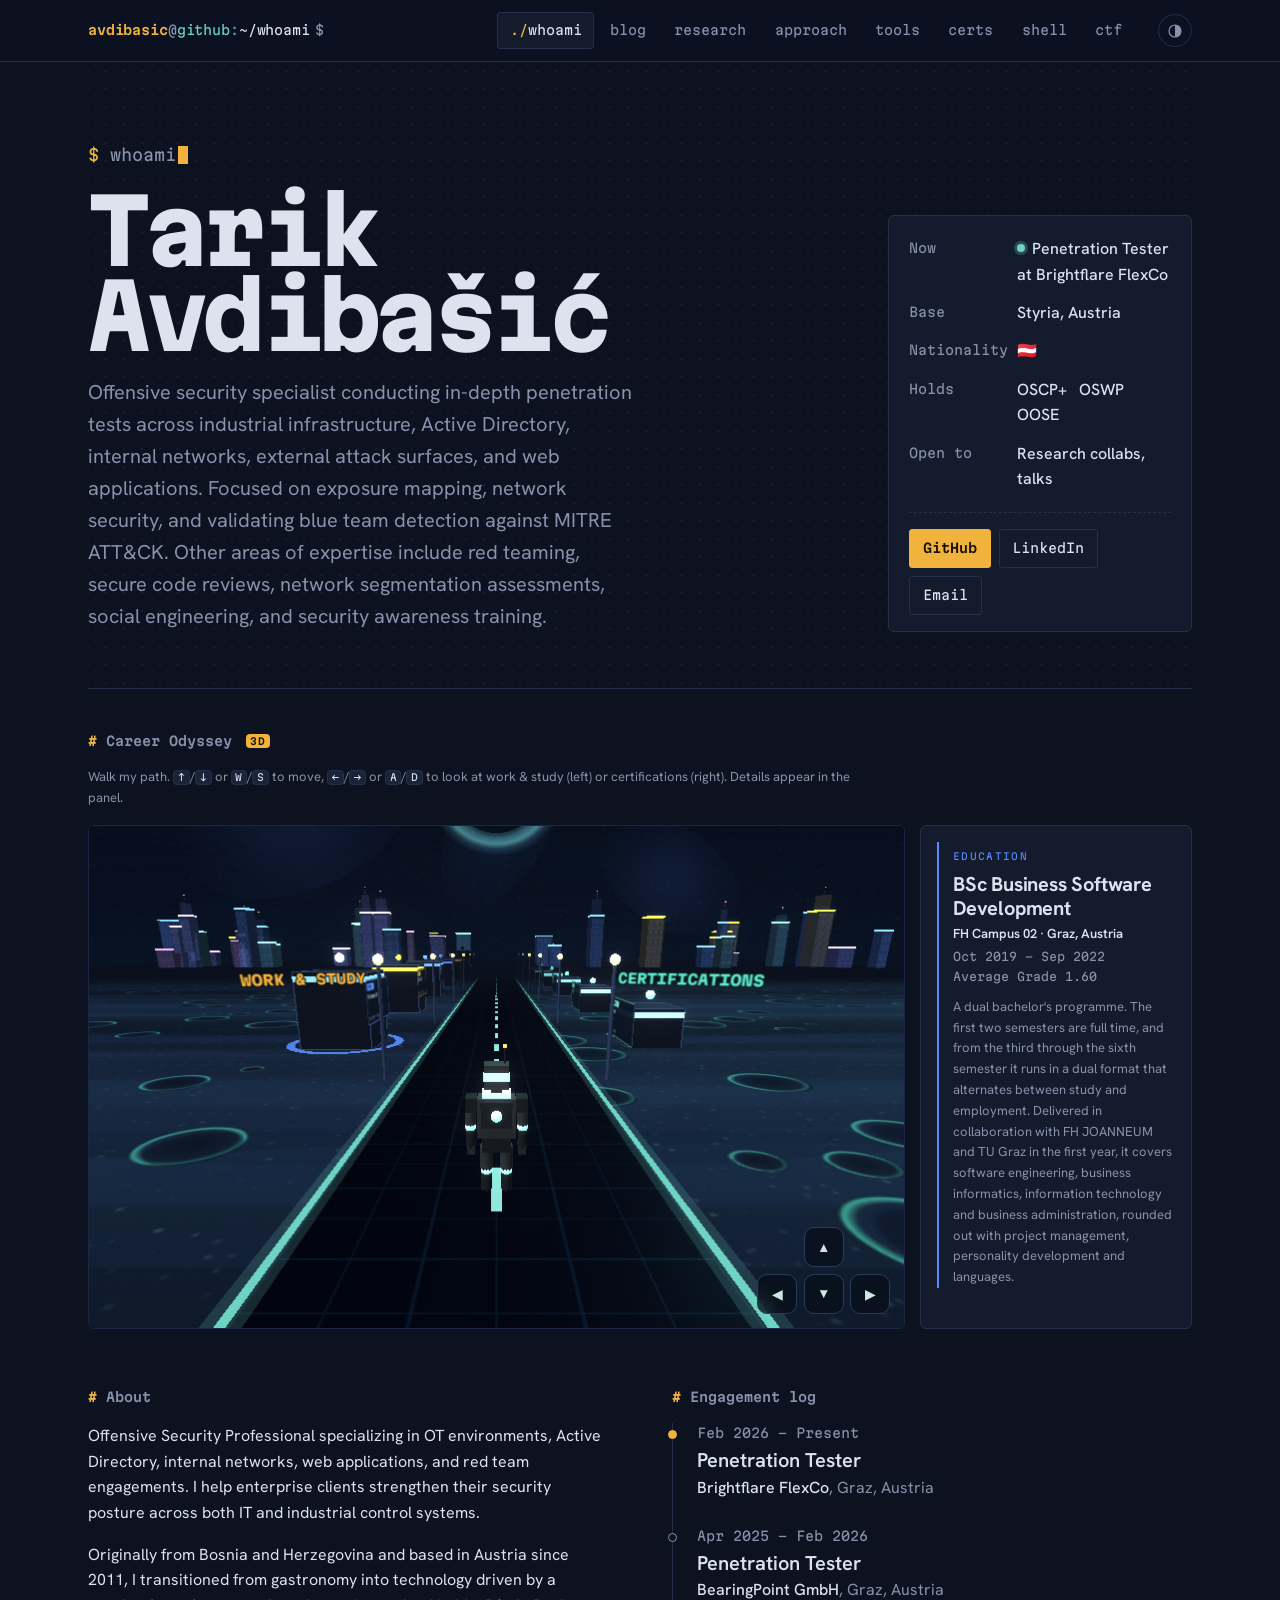
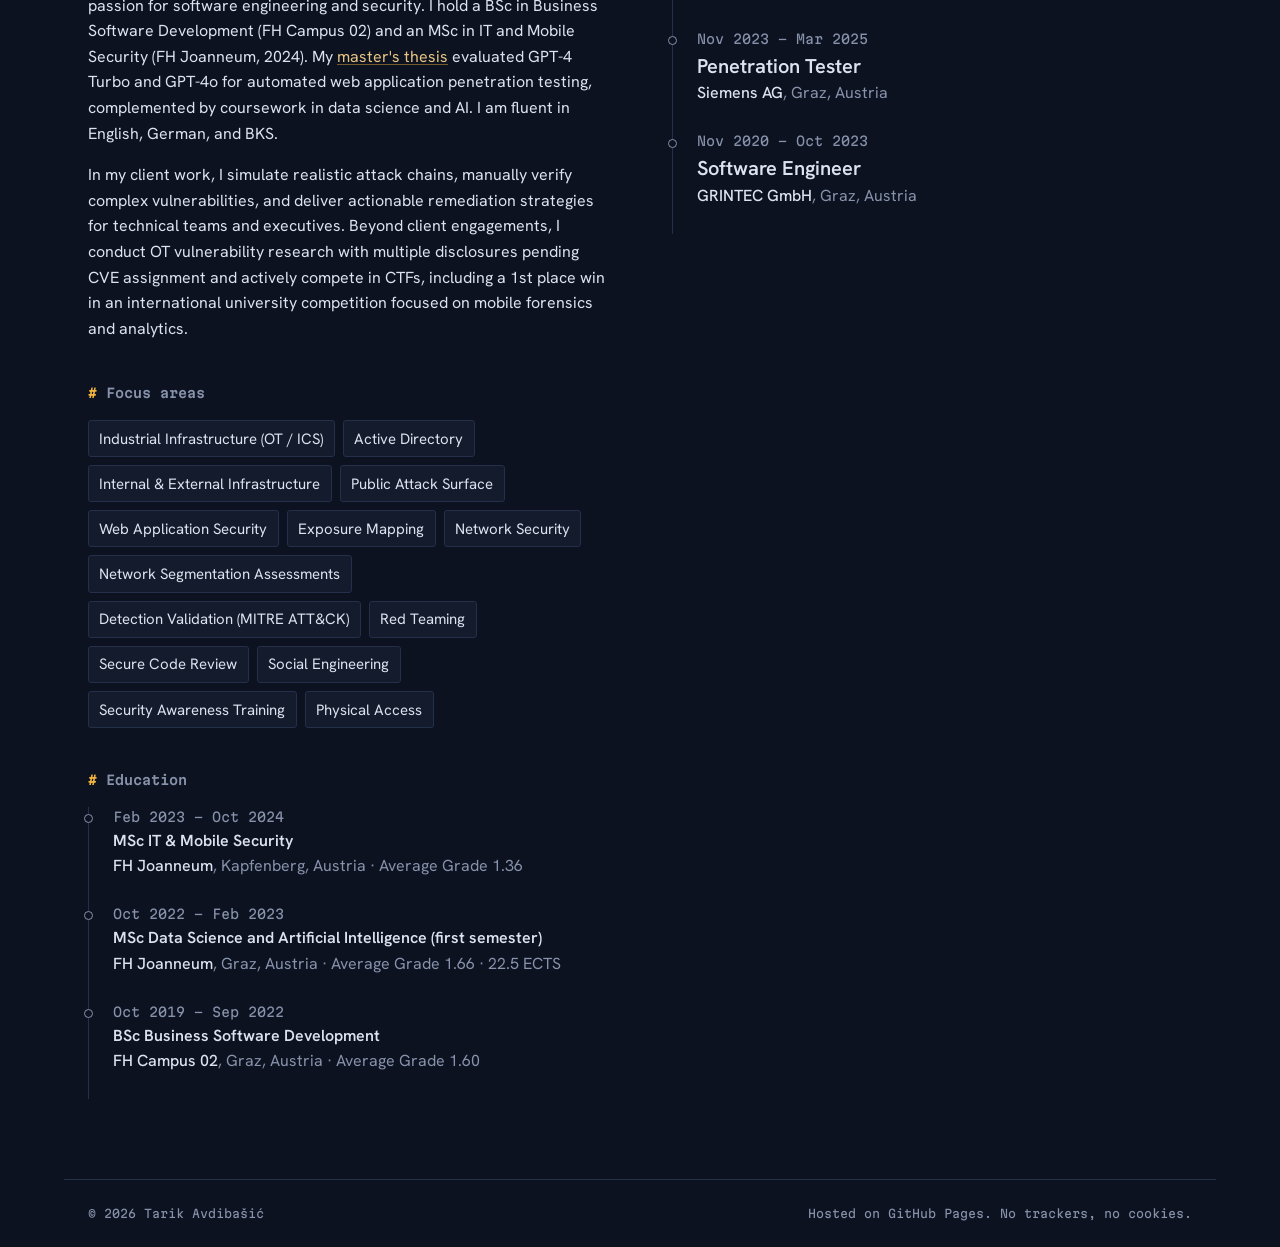
<file: index.html>
<!doctype html>
<html lang="en" data-theme="dark">
<head>
  <meta charset="utf-8">
  <meta name="viewport" content="width=device-width, initial-scale=1, viewport-fit=cover">
  <title>Tarik Avdibašić · Penetration Tester</title>
  <meta name="description" content="Tarik Avdibašić: penetration tester and security researcher in Styria, Austria. OSCP+, OSWP, OOSE. Web, Active Directory, Kubernetes and software supply chain security.">
  <meta property="og:title" content="Tarik Avdibašić · Penetration Tester">
  <meta property="og:description" content="Offensive security research, notes and tools.">
  <meta property="og:url" content="https://avdibasic.github.io/">
  <meta name="theme-color" content="#0c1220">
  <link rel="icon" href="assets/img/favicon.svg" type="image/svg+xml">
  <link rel="preconnect" href="https://fonts.googleapis.com">
  <link rel="preconnect" href="https://fonts.gstatic.com" crossorigin>
  <link href="https://fonts.googleapis.com/css2?family=Martian+Mono:wght@300;400;600;800&family=Hanken+Grotesk:ital,wght@0,400;0,500;0,600;1,400&display=swap" rel="stylesheet">
  <link rel="stylesheet" href="assets/css/style.css?v=20261109d">
  <link rel="stylesheet" href="assets/css/game.css?v=20261109d">
  <link rel="stylesheet" href="assets/css/levels.css?v=20261109d">
  <script>
    try { var t = localStorage.getItem("theme"); if (t) document.documentElement.dataset.theme = t; } catch (e) {}
  </script>
</head>
<body>
  <a class="skip" href="#main">Skip to content</a>

  <header class="bar">
    <div class="bar-inner">
      <a class="prompt" href="#whoami" aria-label="Home">
        <span class="p-user">avdibasic</span><span class="p-at">@</span><span class="p-host">github</span><span class="p-sep">:</span><span class="p-path" id="promptPath">~/whoami</span><span class="p-dollar">$</span>
      </a>
      <nav class="tabs" aria-label="Sections">
        <a href="#whoami" data-tab="whoami">whoami</a>
        <a href="#blog" data-tab="blog">blog</a>
        <a href="#research" data-tab="research">research</a>
        <a href="#approach" data-tab="approach">approach</a>
        <a href="#tools" data-tab="tools">tools</a>
        <a href="#certs" data-tab="certs">certs</a>
        <a href="#shell" data-tab="shell">shell</a>
        <a href="#ctf" data-tab="ctf">ctf</a>
      </nav>
      <button class="theme" id="themeBtn" type="button" aria-label="Switch colour theme" title="Switch colour theme">
        <svg viewBox="0 0 24 24" width="18" height="18" aria-hidden="true"><circle cx="12" cy="12" r="8" fill="none" stroke="currentColor" stroke-width="1.6"/><path d="M12 4a8 8 0 0 1 0 16z" fill="currentColor"/></svg>
      </button>
    </div>
  </header>

  <main id="main" tabindex="-1">

    <section class="view" id="view-whoami" data-view="whoami">
      <div class="hero">
        <div class="hero-term" aria-label="Terminal introduction">
          <div class="cmdline"><span class="ps1">$</span> <span id="typed"></span><span class="caret" aria-hidden="true"></span></div>
          <h1 class="name" id="heroName">Tarik Avdibašić</h1>
          <p class="role" id="heroRole"></p>
        </div>
        <aside class="status" aria-label="Current status">
          <dl>
            <div><dt>Now</dt><dd id="nowRole"></dd></div>
            <div><dt>Base</dt><dd id="nowPlace"></dd></div>
            <div><dt>Nationality</dt><dd><span class="flag" aria-label="Austrian" title="Austria">🇦🇹</span></dd></div>
            <div><dt>Holds</dt><dd>OSCP+&nbsp;&nbsp; OSWP&nbsp;&nbsp; OOSE</dd></div>
            <div><dt>Open to</dt><dd>Research collabs, talks</dd></div>
          </dl>
          <div class="links" id="heroLinks"></div>
        </aside>
      </div>

      <section class="cv" aria-label="Interactive 3D career road">
        <div class="cv-head">
          <h2 class="h2">Career Odyssey <span class="cv-badge">3D</span></h2>
          <p class="cv-sub">Walk my path. <kbd>↑</kbd>/<kbd>↓</kbd> or <kbd>W</kbd>/<kbd>S</kbd> to move, <kbd>←</kbd>/<kbd>→</kbd> or <kbd>A</kbd>/<kbd>D</kbd> to look at work &amp; study (left) or certifications (right). Details appear in the panel.</p>
        </div>
        <div class="cv-stage" id="cvStage">
          <div class="cv-canvas-wrap" id="cvCanvasWrap">
            <div class="cv-ctrls" aria-label="Movement controls">
              <button type="button" class="cv-btn cv-btn--up" data-cv="up" aria-label="Walk forward">▲</button>
              <div class="cv-ctrls-row">
                <button type="button" class="cv-btn" data-cv="left" aria-label="Look at work and study">◀</button>
                <button type="button" class="cv-btn" data-cv="down" aria-label="Walk back">▼</button>
                <button type="button" class="cv-btn" data-cv="right" aria-label="Look at certifications">▶</button>
              </div>
            </div>
          </div>
          <aside class="cv-panel" id="cvPanel" aria-live="polite"></aside>
        </div>
      </section>

      <div class="grid-2">
        <div>
          <h2 class="h2">About</h2>
          <div class="prose" id="bio"></div>
          <h2 class="h2">Focus areas</h2>
          <ul class="focus" id="focus"></ul>
          <h2 class="h2">Education</h2>
          <ol class="log edu" id="education"></ol>
        </div>
        <div>
          <h2 class="h2">Engagement log</h2>
          <ol class="log" id="experience"></ol>
        </div>
      </div>
    </section>

    <section class="view" id="view-blog" data-view="blog" hidden>
      <header class="view-head">
        <h1 class="h1">Blog</h1>
        <p class="lede">Field notes from engagements, methodology and things worth writing down.</p>
        <div class="filter" id="tagFilter" role="group" aria-label="Filter posts by tag"></div>
      </header>
      <div class="posts" id="posts"></div>
    </section>

    <section class="view" id="view-post" data-view="post" hidden>
      <article class="article" id="article"></article>
    </section>

    <section class="view" id="view-research" data-view="research" hidden>
      <header class="view-head">
        <h1 class="h1">Security research</h1>
        <p class="lede">Longer-running investigations. Findings would be published after coordinated disclosure.</p>
      </header>
      <div class="research" id="research"></div>
      <div class="disclosure">
        <h2 class="h2">Disclosure policy</h2>
        <p>Vendors get 90 days from first contact before details are published, extended when a fix is actively in progress. Write-ups never include working exploit code for unpatched issues.</p>
      </div>
    </section>

    <section class="view" id="view-approach" data-view="approach" hidden>
      <header class="view-head">
        <h1 class="h1">Approach</h1>
        <p class="lede">My penetration testing workflow mapped to standard frameworks for quick navigation.</p>
      </header>

      <h2 class="h2">Pentesting Approach</h2>
      <p class="pa-lede">How an engagement runs end to end. Each phase feeds the next, from agreeing scope to handing over findings a team can act on.</p>
      <ol class="pa-grid">
        <li class="pa-phase">
          <span class="pa-icon" aria-hidden="true"><svg viewBox="0 0 44 44">
            <circle class="paic-s" cx="22" cy="22" r="13"/>
            <circle class="paic-a" cx="22" cy="22" r="5"/>
            <line class="paic-s" x1="22" y1="3" x2="22" y2="11"/><line class="paic-s" x1="22" y1="33" x2="22" y2="41"/>
            <line class="paic-s" x1="3" y1="22" x2="11" y2="22"/><line class="paic-s" x1="33" y1="22" x2="41" y2="22"/>
          </svg></span>
          <div class="pa-body">
            <span class="pa-step">Phase 01</span>
            <span class="pa-title">Scoping &amp; Rules of Engagement</span>
            <p class="pa-desc">Agree the targets, timing, constraints and legal authorisation up front, and define what a successful engagement looks like.</p>
          </div>
        </li>
        <li class="pa-phase">
          <span class="pa-icon" aria-hidden="true"><svg viewBox="0 0 44 44">
            <circle class="paic-s" cx="19" cy="19" r="12"/>
            <circle class="paic-fill" cx="19" cy="19" r="3.2"/>
            <line class="paic-a" x1="27.5" y1="27.5" x2="39" y2="39"/>
          </svg></span>
          <div class="pa-body">
            <span class="pa-step">Phase 02</span>
            <span class="pa-title">Reconnaissance &amp; OSINT</span>
            <p class="pa-desc">Map the public attack surface and gather intelligence from open sources before touching anything internal.</p>
          </div>
        </li>
        <li class="pa-phase">
          <span class="pa-icon" aria-hidden="true"><svg viewBox="0 0 44 44">
            <circle class="paic-fill" cx="10" cy="12" r="3.4"/><circle class="paic-fill" cx="10" cy="32" r="3.4"/><circle class="paic-fill" cx="34" cy="22" r="3.4"/>
            <line class="paic-s" x1="12.8" y1="13.3" x2="31.2" y2="20.7"/>
            <line class="paic-s" x1="12.8" y1="30.7" x2="31.2" y2="23.3"/>
            <line class="paic-s" x1="10" y1="15.4" x2="10" y2="28.6"/>
          </svg></span>
          <div class="pa-body">
            <span class="pa-step">Phase 03</span>
            <span class="pa-title">Enumeration &amp; Scanning</span>
            <p class="pa-desc">Identify live hosts, services, versions and misconfigurations across everything in scope.</p>
          </div>
        </li>
        <li class="pa-phase">
          <span class="pa-icon" aria-hidden="true"><svg viewBox="0 0 44 44">
            <circle class="paic-s" cx="15" cy="22" r="8"/>
            <circle class="paic-a" cx="15" cy="22" r="3"/>
            <line class="paic-s" x1="22" y1="22" x2="40" y2="22"/>
            <line class="paic-s" x1="34" y1="22" x2="34" y2="28"/><line class="paic-s" x1="39" y1="22" x2="39" y2="30"/>
          </svg></span>
          <div class="pa-body">
            <span class="pa-step">Phase 04</span>
            <span class="pa-title">Exploitation &amp; Initial Access</span>
            <p class="pa-desc">Turn a validated weakness into a foothold, carefully and strictly within the agreed scope.</p>
          </div>
        </li>
        <li class="pa-phase">
          <span class="pa-icon" aria-hidden="true"><svg viewBox="0 0 44 44">
            <polyline class="paic-s" points="5,37 14,37 14,29 22,29 22,21 30,21 30,13 38,13"/>
            <polyline class="paic-a" points="33.5,10 38,5.5 42.5,10"/>
            <line class="paic-a" x1="38" y1="5.5" x2="38" y2="13"/>
          </svg></span>
          <div class="pa-body">
            <span class="pa-step">Phase 05</span>
            <span class="pa-title">Post-Exploitation</span>
            <p class="pa-desc">Escalate privileges, move laterally and work toward the objective, such as Domain Admin or Tier 0, documenting every step.</p>
          </div>
        </li>
        <li class="pa-phase">
          <span class="pa-icon" aria-hidden="true"><svg viewBox="0 0 44 44">
            <rect class="paic-s" x="11" y="6" width="22" height="31" rx="2.5"/>
            <line class="paic-s" x1="16" y1="14" x2="28" y2="14"/><line class="paic-s" x1="16" y1="20" x2="28" y2="20"/><line class="paic-s" x1="16" y1="26" x2="23" y2="26"/>
            <polyline class="paic-a" points="24,30 27.5,33.5 34,26"/>
          </svg></span>
          <div class="pa-body">
            <span class="pa-step">Phase 06</span>
            <span class="pa-title">Reporting &amp; Remediation</span>
            <p class="pa-desc">Write findings with impact, evidence and reproducible steps, then retest once fixes are in place.</p>
          </div>
        </li>
      </ol>

      <h2 class="h2">Frameworks &amp; Common Vulnerabilities</h2>
      <div class="approach" id="approachRoot"></div>
    </section>

    <section class="view" id="view-tools" data-view="tools" hidden>
      <header class="view-head">
        <h1 class="h1">Tools</h1>
        <p class="lede">Public repositories, pulled live from GitHub, and the kit I reach for on engagements.</p>
      </header>
      <h2 class="h2">Repositories</h2>
      <div class="repos" id="repos" aria-live="polite"></div>
      <h2 class="h2">Arsenal</h2>
      <div class="arsenal" id="arsenal"></div>
    </section>

    <section class="view" id="view-certs" data-view="certs" hidden>
      <header class="view-head">
        <h1 class="h1">Certifications</h1>
        <p class="lede">Every entry with a credential link can be verified with the issuer.</p>
        <div class="filter" id="certFilter" role="group" aria-label="Filter certifications">
          <button type="button" data-g="all" aria-pressed="true">All</button>
          <button type="button" data-g="offensive" aria-pressed="false">Offensive</button>
          <button type="button" data-g="engineering" aria-pressed="false">Software Engineering</button>
          <button type="button" data-g="management" aria-pressed="false">Product &amp; Management</button>
          <button type="button" data-g="other" aria-pressed="false">Other Training</button>
        </div>
      </header>
      <div class="certs" id="certs"></div>
    </section>

    <section class="view" id="view-shell" data-view="shell" hidden>
      <header class="view-head">
        <h1 class="h1">Shell</h1>
        <p class="lede">Browse the site from a terminal. Type <kbd>help</kbd> to see the commands.</p>
      </header>
      <div class="term" id="term">
        <div class="term-out" id="termOut" aria-live="polite"></div>
        <form class="term-in" id="termForm" autocomplete="off">
          <label for="termInput" class="ps1" id="termPrompt">guest@avdibasic:~$</label>
          <input id="termInput" type="text" spellcheck="false" autocapitalize="off" aria-label="Shell command">
        </form>
      </div>
    </section>

    <section class="view" id="view-ctf" data-view="ctf" hidden>
      <header class="view-head">
        <h1 class="h1">CTF range</h1>
        <p class="lede">A short game about what a penetration tester does: work through six stages of a real engagement, each its own game, and capture a flag from each. Every stage ends with what the attack means in real life.</p>
      </header>
      <div class="game" id="game"><p class="empty">Loading the game…</p></div>
    </section>

  </main>

  <footer class="foot">
    <span>© <span id="year"></span> Tarik Avdibašić</span>
    <span>Hosted on GitHub Pages. No trackers, no cookies.</span>
  </footer>

  <script src="assets/js/data.js?v=20261109d"></script>
  <script src="assets/js/content.js?v=20261109d"></script>
  <script src="assets/js/frameworks.js?v=20261109d"></script>
  <script src="assets/js/approach.js?v=20261109d"></script>
  <script src="assets/js/cv.js?v=20261109d"></script>
  <script src="assets/js/app.js?v=20261109d"></script>
</body>
</html>
</file>
<file: assets/css/style.css>
:root {
  --bg: #0c1220;
  --surface: #131b2d;
  --surface-2: #19233a;
  --line: #24304a;
  --text: #dce2ee;
  --muted: #8792ab;
  --accent: #f2b33d;
  --accent-ink: #1a1203;
  --signal: #6fd3c4;
  --warn: #ff8a7a;
  --grid: rgba(135, 146, 171, .09);

  --mono: "Martian Mono", ui-monospace, "SFMono-Regular", Menlo, Consolas, monospace;
  --sans: "Hanken Grotesk", system-ui, -apple-system, "Segoe UI", Roboto, sans-serif;

  --step--1: .8125rem;
  --step-0: 1rem;
  --step-1: 1.25rem;
  --step-2: 1.5625rem;
  --step-3: 1.953rem;
  --step-hero: clamp(2.4rem, 7.2vw, 5.6rem);

  --wrap: 72rem;
  --r-sm: 3px;
  --r-md: 6px;

  color-scheme: dark;
  box-sizing: border-box;
  padding-top: env(safe-area-inset-top, 0px);
  padding-bottom: env(safe-area-inset-bottom, 0px);
}
:root[data-theme="light"] {
  --bg: #eef1f6;
  --surface: #ffffff;
  --surface-2: #f5f7fb;
  --line: #cfd6e3;
  --text: #141b2b;
  --muted: #56607a;
  --accent: #8a5200;
  --accent-ink: #ffffff;
  --signal: #0f766e;
  --warn: #b42318;
  --grid: rgba(20, 27, 43, .07);
  color-scheme: light;
}

*, *::before, *::after { box-sizing: inherit; }
html { scroll-padding-top: calc(env(safe-area-inset-top, 0px) + 5rem); }
body {
  margin: 0;
  background: var(--bg);
  color: var(--text);
  font: 400 var(--step-0)/1.6 var(--sans);
  -webkit-font-smoothing: antialiased;
  min-height: 100vh;
  display: flex;
  flex-direction: column;
}
body::before {
  content: ""; position: fixed; inset: 0 0 auto; z-index: 20;
  height: env(safe-area-inset-top, 0px); background: var(--bg);
}
img, svg { max-width: 100%; }
a { color: inherit; }
::selection { background: var(--accent); color: var(--accent-ink); }
:focus-visible { outline: 2px solid var(--accent); outline-offset: 3px; border-radius: var(--r-sm); }

.skip {
  position: absolute; left: 1rem; top: -3rem; z-index: 50;
  background: var(--accent); color: var(--accent-ink); padding: .5rem .8rem;
  font-family: var(--mono); font-size: var(--step--1); text-decoration: none;
}
.skip:focus { top: 1rem; }
.bar {
  position: sticky; top: env(safe-area-inset-top, 0px); z-index: 10;
  background: color-mix(in srgb, var(--bg) 88%, transparent);
  backdrop-filter: blur(10px);
  border-bottom: 1px solid var(--line);
}
.bar-inner {
  max-width: var(--wrap); margin: 0 auto; padding: .75rem 1.5rem;
  display: flex; align-items: center; gap: 1.5rem;
}
.prompt {
  font-family: var(--mono); font-size: var(--step--1); text-decoration: none;
  white-space: nowrap; letter-spacing: -.01em;
}
.p-user { color: var(--accent); font-weight: 600; }
.p-at, .p-sep, .p-dollar { color: var(--muted); }
.p-host { color: var(--signal); }
.p-path { color: var(--text); }
.p-dollar { margin-left: .4em; }

.tabs { display: flex; gap: .25rem; margin-left: auto; overflow-x: auto; scrollbar-width: none; }
.tabs::-webkit-scrollbar { display: none; }
.tabs a {
  font-family: var(--mono); font-size: var(--step--1);
  color: var(--muted); text-decoration: none;
  padding: .45rem .7rem; border-radius: var(--r-sm);
  border: 1px solid transparent; white-space: nowrap;
}
.tabs a:hover { color: var(--text); }
.tabs a[aria-current="page"] {
  color: var(--text); border-color: var(--line); background: var(--surface);
}
.tabs a[aria-current="page"]::before { content: "./"; color: var(--accent); }

.theme {
  background: none; border: 1px solid var(--line); color: var(--muted);
  width: 2.1rem; height: 2.1rem; border-radius: 50%; display: grid; place-items: center;
  cursor: pointer; flex: none;
}
.theme:hover { color: var(--text); }
main { flex: 1; width: 100%; max-width: var(--wrap); margin: 0 auto; padding: 0 1.5rem 5rem; outline: none; }
.view[hidden] { display: none; }
.view-head { padding: 3.5rem 0 2rem; border-bottom: 1px solid var(--line); margin-bottom: 2rem; }

.h1 {
  font: 800 var(--step-3)/1.1 var(--mono); letter-spacing: -.035em; margin: 0 0 .75rem;
}
.h2 {
  font: 600 var(--step--1)/1.3 var(--mono); color: var(--muted);
  margin: 2.75rem 0 1.1rem; letter-spacing: 0;
}
.h2::before { content: "# "; color: var(--accent); }
.lede { color: var(--muted); max-width: 38rem; margin: 0; font-size: var(--step-1); line-height: 1.45; }
.hero {
  display: grid; grid-template-columns: minmax(0, 1fr) 19rem; gap: 2.5rem; align-items: end;
  padding: 5rem 0 3.5rem; border-bottom: 1px solid var(--line);
  background-image: radial-gradient(var(--grid) 1px, transparent 1px);
  background-size: 18px 18px;
  background-position: -9px 0;
}
.cmdline { font-family: var(--mono); font-size: var(--step-0); color: var(--muted); min-height: 1.6em; }
.ps1 { color: var(--accent); }
.caret {
  display: inline-block; width: .6em; height: 1.1em; margin-left: .15em; vertical-align: -.18em;
  background: var(--accent); animation: blink 1.05s steps(1) infinite;
}
@keyframes blink { 50% { opacity: 0; } }

.name {
  font: 800 var(--step-hero)/.95 var(--mono);
  letter-spacing: -.06em; margin: 1.25rem 0 1.1rem;
  overflow-wrap: anywhere;
}
.name .glyph { display: inline-block; }
.role { font-size: var(--step-1); color: var(--muted); margin: 0; max-width: 34rem; min-height: 1.6em; }

.status {
  background: var(--surface); border: 1px solid var(--line); border-radius: var(--r-md);
  padding: 1.25rem 1.25rem 1rem;
}
.status dl { margin: 0; display: grid; gap: .8rem; }
.status dl div { display: grid; grid-template-columns: 6rem 1fr; gap: .75rem; align-items: start; }
.status dt { font-family: var(--mono); font-size: var(--step--1); color: var(--muted); padding-top: .12rem; }
.status dd { margin: 0; font-weight: 500; }
.status dd .dot {
  display: inline-block; width: .5rem; height: .5rem; border-radius: 50%;
  background: var(--signal); margin-right: .45rem; vertical-align: .1rem;
  box-shadow: 0 0 0 3px color-mix(in srgb, var(--signal) 25%, transparent);
}
.links { display: flex; gap: .5rem; flex-wrap: wrap; margin-top: 1.25rem; padding-top: 1rem; border-top: 1px dashed var(--line); }
.btn {
  font-family: var(--mono); font-size: var(--step--1); text-decoration: none;
  padding: .5rem .8rem; border-radius: var(--r-sm);
  border: 1px solid var(--line); color: var(--text); background: transparent;
  display: inline-flex; align-items: center; gap: .45rem; cursor: pointer;
}
.btn:hover { border-color: var(--accent); }
.btn.primary { background: var(--accent); color: var(--accent-ink); border-color: var(--accent); font-weight: 600; }

.grid-2 { display: grid; grid-template-columns: minmax(0, 1fr) minmax(0, 1fr); gap: 4rem; }
.prose p { margin: 0 0 1rem; max-width: 36rem; }
.prose a { color: color-mix(in srgb, var(--accent) 60%, var(--text)); text-decoration: underline; text-underline-offset: 2px; text-decoration-thickness: 1px; text-decoration-color: color-mix(in srgb, var(--accent) 45%, transparent); }
.prose a:hover { color: var(--text); }
.focus { list-style: none; padding: 0; margin: 0; display: flex; flex-wrap: wrap; gap: .5rem; }
.focus li {
  border: 1px solid var(--line); border-radius: var(--r-sm);
  padding: .35rem .65rem; font-size: .9375rem; background: var(--surface);
}
.log { list-style: none; margin: 0; padding: 0 0 0 1.25rem; border-left: 1px solid var(--line); }
.log li { position: relative; padding: 0 0 1.6rem .25rem; }
.log li::before {
  content: ""; position: absolute; left: calc(-1.25rem - 5px); top: .45rem;
  width: 9px; height: 9px; border-radius: 50%;
  background: var(--bg); border: 1px solid var(--muted);
}
.log li.current::before { background: var(--accent); border-color: var(--accent); }
.log .when { font-family: var(--mono); font-size: var(--step--1); color: var(--muted); }
.log .what { font-weight: 600; font-size: var(--step-1); line-height: 1.3; margin: .2rem 0 .1rem; }
.log .where { color: var(--muted); }
.log .where b { color: var(--text); font-weight: 500; }
.log .tags { display: flex; gap: .35rem; flex-wrap: wrap; margin-top: .5rem; }
.tag {
  font-family: var(--mono); font-size: .72rem; color: var(--muted);
  border: 1px solid var(--line); border-radius: 99px; padding: .1rem .55rem;
}
.edu .what { font-size: var(--step-0); }
.filter { display: flex; gap: .4rem; flex-wrap: wrap; margin-top: 1.5rem; }
.filter button {
  font-family: var(--mono); font-size: var(--step--1);
  background: transparent; color: var(--muted);
  border: 1px solid var(--line); border-radius: 99px; padding: .35rem .8rem; cursor: pointer;
}
.filter button:hover { color: var(--text); }
.filter button[aria-pressed="true"] { background: var(--text); color: var(--bg); border-color: var(--text); }
.posts { display: grid; }
.post-row {
  display: grid; grid-template-columns: 8rem minmax(0, 1fr); gap: 1.5rem;
  padding: 1.6rem 0; border-bottom: 1px solid var(--line); text-decoration: none;
}
.post-row:first-child { padding-top: 0; }
.post-row time { font-family: var(--mono); font-size: var(--step--1); color: var(--muted); padding-top: .35rem; }
.post-row h3 { font-size: var(--step-2); line-height: 1.2; margin: 0 0 .5rem; letter-spacing: -.015em; }
.post-row:hover h3 { text-decoration: underline; text-decoration-color: var(--accent); text-underline-offset: .2em; }
.post-row p { color: var(--muted); margin: 0 0 .7rem; max-width: 40rem; }
.post-row .tags { display: flex; gap: .35rem; }
.empty { color: var(--muted); font-family: var(--mono); font-size: var(--step--1); padding: 2rem 0; }

.article { max-width: 42rem; padding-top: 3rem; }
.article .back { margin-bottom: 2.5rem; }
.article .meta { font-family: var(--mono); font-size: var(--step--1); color: var(--muted); }
.article h1 { font: 700 clamp(1.8rem, 4vw, 2.6rem)/1.1 var(--mono); letter-spacing: -.04em; margin: .6rem 0 2rem; }
.article h3 { font-size: var(--step-1); margin: 2.2rem 0 .6rem; }
.article h4 { font-size: var(--step-0); margin: 1.6rem 0 .5rem; }
.article p { font-size: 1.0625rem; line-height: 1.7; margin: 0 0 1.1rem; }
.article ul { margin: 0 0 1.1rem; padding-left: 1.2rem; }
.article li { font-size: 1.0625rem; line-height: 1.6; margin: 0 0 .4rem; }
.article pre { background: var(--surface-2); border: 1px solid var(--line); border-radius: var(--r-md); padding: 1rem 1.1rem; overflow-x: auto; margin: 0 0 1.3rem; }
.article pre code { background: none; border: 0; padding: 0; font-size: .84rem; line-height: 1.5; color: var(--text); white-space: pre; }
.post-img { display: block; width: 100%; height: auto; border: 1px solid var(--line); border-radius: var(--r-md); margin: .5rem 0 1.6rem; }
.post-svg { display: block; width: 100%; max-width: 560px; height: auto; margin: .6rem auto 1.8rem; }
.pa-lede { color: var(--muted); max-width: 46rem; margin: 0 0 1.5rem; font-size: var(--step-1); line-height: 1.45; }
.pa-grid { list-style: none; margin: 0 0 1rem; padding: 0; display: grid; gap: .9rem;
  grid-template-columns: repeat(auto-fill, minmax(330px, 1fr)); }
.pa-phase { display: flex; gap: 1rem; align-items: flex-start;
  background: var(--surface); border: 1px solid var(--line); border-radius: var(--r-md); padding: 1.1rem 1.2rem; }
.pa-icon { flex: none; width: 44px; height: 44px; }
.pa-icon svg { width: 100%; height: 100%; display: block; }
.paic-s { stroke: var(--accent); stroke-width: 2.4; fill: none; stroke-linecap: round; stroke-linejoin: round; }
.paic-a { stroke: var(--signal); stroke-width: 2.4; fill: none; stroke-linecap: round; stroke-linejoin: round; }
.paic-fill { fill: var(--signal); stroke: none; }
.pa-body { min-width: 0; }
.pa-step { font-family: var(--mono); font-size: .72rem; letter-spacing: .08em; text-transform: uppercase; color: var(--accent); }
.pa-title { display: block; font-weight: 600; font-size: var(--step-1); line-height: 1.25; margin: .15rem 0 .4rem; color: var(--text); }
.pa-desc { margin: 0; color: var(--muted); font-size: .9rem; line-height: 1.5; }
code, kbd {
  font-family: var(--mono); font-size: .84em;
  background: var(--surface-2); border: 1px solid var(--line); border-radius: var(--r-sm);
  padding: .08em .35em;
}
.research { display: grid; grid-template-columns: repeat(auto-fill, minmax(18rem, 1fr)); gap: 1px; background: var(--line); border: 1px solid var(--line); border-radius: var(--r-md); overflow: hidden; }
.rcard { background: var(--surface); padding: 1.5rem; display: flex; flex-direction: column; gap: .6rem; }
.rcard .top { display: flex; justify-content: space-between; gap: 1rem; font-family: var(--mono); font-size: var(--step--1); color: var(--muted); }
.rcard h3 { font-size: var(--step-1); line-height: 1.3; margin: .2rem 0 0; }
.rcard p { color: var(--muted); margin: 0; }
.state { display: inline-flex; align-items: center; gap: .4rem; }
.state::before { content: ""; width: 6px; height: 6px; border-radius: 50%; background: currentColor; }
.state.published { color: var(--signal); }
.state.in-progress { color: var(--accent); }
.state.disclosure-pending { color: var(--warn); }
.disclosure { max-width: 40rem; }
.disclosure p { color: var(--muted); }
.repos { display: grid; grid-template-columns: repeat(auto-fill, minmax(17rem, 1fr)); gap: 1rem; }
.repo {
  border: 1px solid var(--line); border-radius: var(--r-md); padding: 1.15rem 1.2rem;
  text-decoration: none; display: flex; flex-direction: column; gap: .5rem; background: var(--surface);
}
.repo:hover { border-color: var(--accent); }
.repo .rn { font-family: var(--mono); font-size: .9rem; font-weight: 600; overflow-wrap: anywhere; }
.repo .rd { color: var(--muted); font-size: .9375rem; flex: 1; }
.repo .rm { display: flex; gap: 1rem; font-family: var(--mono); font-size: .72rem; color: var(--muted); }
.repo.is-pinned { border-style: dashed; border-color: color-mix(in srgb, var(--accent) 45%, var(--line)); }
.repo.is-pinned .rn { display: flex; align-items: center; gap: .5rem; flex-wrap: wrap; }
.repo-badge {
  font-family: var(--mono); font-size: .62rem; text-transform: uppercase; letter-spacing: .05em;
  color: var(--accent); border: 1px solid color-mix(in srgb, var(--accent) 50%, transparent);
  border-radius: 99px; padding: .1rem .5rem; font-weight: 600;
}
.skeleton { height: 7.5rem; border-radius: var(--r-md); background: var(--surface); border: 1px solid var(--line); }

.arsenal { column-width: 15rem; column-count: 4; column-gap: 2.5rem; }
.arsenal > div { break-inside: avoid; -webkit-column-break-inside: avoid; page-break-inside: avoid; margin: 0 0 2rem; }
.arsenal h3 { font: 600 var(--step-0)/1.3 var(--sans); margin: 0 0 .6rem; padding-bottom: .5rem; border-bottom: 1px solid var(--line); }
.arsenal ul { list-style: none; margin: 0; padding: 0; font-family: var(--mono); font-size: var(--step--1); color: var(--muted); line-height: 2; }
.certs { display: grid; grid-template-columns: repeat(auto-fill, minmax(20rem, 1fr)); gap: 1rem; }
.cert {
  position: relative; border: 1px solid var(--line); border-radius: var(--r-md);
  padding: 1.25rem; background: var(--surface); display: grid; grid-template-columns: 4.6rem 1fr; gap: 1rem;
}
.cert .badge {
  width: 4.6rem; height: 4.6rem; border-radius: var(--r-sm);
  display: grid; place-items: center; text-align: center;
  font: 800 .78rem/1.05 var(--mono); letter-spacing: -.03em;
  border: 1px solid var(--line); background: var(--surface-2); color: var(--text);
  overflow-wrap: anywhere; padding: .3rem;
}
.cert.offensive .badge { background: var(--accent); color: var(--accent-ink); border-color: var(--accent); }
.cert.engineering .badge { background: #6f8cff; color: #060b1e; border-color: #6f8cff; }
.cert.management .badge { background: #c58bf0; color: #1a0a26; border-color: #c58bf0; }
.cert.other .badge { background: var(--signal); color: #04201c; border-color: var(--signal); }
.cert h3 { font-size: 1.0625rem; line-height: 1.3; margin: 0 0 .25rem; }
.cert .iss { color: var(--muted); margin: 0 0 .65rem; font-size: .9375rem; }
.cert dl { margin: 0; display: grid; grid-template-columns: auto 1fr; gap: .15rem .7rem; font-family: var(--mono); font-size: .72rem; }
.cert dt { color: var(--muted); }
.cert dd { margin: 0; overflow-wrap: anywhere; }
.cert .verify { margin-top: .8rem; font-family: var(--mono); font-size: .75rem; color: var(--accent); text-decoration: none; display: inline-block; }
.cert .verify:hover { text-decoration: underline; }
.term {
  border: 1px solid var(--line); border-radius: var(--r-md); background: var(--surface);
  font-family: var(--mono); font-size: .84rem; line-height: 1.7;
  height: min(32rem, 65vh); display: flex; flex-direction: column;
}
.term-out { flex: 1; overflow-y: auto; padding: 1.1rem 1.2rem .4rem; white-space: pre-wrap; overflow-wrap: anywhere; }
.term-out .cmd { color: var(--text); }
.term-out .cmd::before { content: "guest@avdibasic:~$ "; color: var(--accent); }
.term-out .dim { color: var(--muted); }
.term-out .ok { color: var(--signal); }
.term-out .err { color: var(--warn); }
.term-out a { color: var(--accent); }
.term-in { display: flex; gap: .6rem; align-items: center; padding: .7rem 1.2rem; border-top: 1px solid var(--line); }
.term-in input {
  flex: 1; min-width: 0; background: transparent; border: 0; color: var(--text);
  font: inherit; caret-color: var(--accent); outline: none;
}
.term-in label { white-space: nowrap; }
.foot {
  max-width: var(--wrap); width: 100%; margin: 0 auto; padding: 1.5rem;
  border-top: 1px solid var(--line);
  display: flex; justify-content: space-between; gap: 1rem; flex-wrap: wrap;
  font-family: var(--mono); font-size: .72rem; color: var(--muted);
}
@media (max-width: 860px) {
  .hero { grid-template-columns: 1fr; padding-top: 3rem; }
  .grid-2 { grid-template-columns: 1fr; gap: 0; }
  .bar-inner { flex-wrap: wrap; gap: .6rem 1rem; padding: .7rem 1rem; }
  .tabs { order: 3; width: 100%; margin-left: 0; }
  .theme { margin-left: auto; }
  main { padding: 0 1rem 4rem; }
  .post-row { grid-template-columns: 1fr; gap: .3rem; }
}
.approach { margin-top: .5rem; }

.fx-subtabs { display: flex; flex-wrap: wrap; gap: .4rem; border-bottom: 1px solid var(--line); padding-bottom: 1rem; margin-bottom: 1.2rem; }
.fx-tab {
  font-family: var(--mono); font-size: var(--step--1); color: var(--muted);
  text-decoration: none; border: 1px solid var(--line); border-radius: 99px; padding: .35rem .85rem;
  transition: color .15s, border-color .15s, background .15s;
}
.fx-tab:hover { color: var(--text); border-color: var(--muted); }
.fx-tab.is-active { background: var(--accent); color: var(--accent-ink); border-color: var(--accent); }

.fx-chips { display: flex; flex-wrap: wrap; gap: .4rem; margin: -.4rem 0 1.2rem; }
.fx-chip {
  font-family: var(--mono); font-size: var(--step--1); color: var(--muted);
  text-decoration: none; border: 1px solid var(--line); border-radius: var(--r-sm); padding: .3rem .7rem;
}
.fx-chip:hover { color: var(--text); border-color: var(--muted); }
.fx-chip.is-active { color: var(--text); border-color: var(--accent); box-shadow: inset 0 -2px 0 var(--accent); }

.fx-panel__head { display: flex; align-items: baseline; justify-content: space-between; gap: 1rem; flex-wrap: wrap; }
.fx-panel__title { font-size: var(--step-2); margin: 0; letter-spacing: -.015em; display: inline; }
.fx-ver { font-family: var(--mono); font-size: var(--step--1); color: var(--muted); margin-left: .6rem; }
.fx-src { font-family: var(--mono); font-size: var(--step--1); color: var(--signal); text-decoration: none; white-space: nowrap; }
.fx-src:hover { text-decoration: underline; }
.fx-blurb { color: var(--muted); max-width: 54rem; margin: .7rem 0 0; }
.fx-authorized { color: var(--warn); font-size: var(--step--1); margin: .8rem 0 0; }

.fx-grid { display: grid; grid-template-columns: 1fr; gap: .6rem; margin-top: 1.3rem; }
.fx-grid.is-matrix, .fx-grid.is-query { grid-template-columns: repeat(auto-fill, minmax(22rem, 1fr)); align-items: stretch; grid-auto-rows: 1fr; }
.fx-grid.is-matrix .fx-card, .fx-grid.is-query .fx-card { height: 100%; display: flex; flex-direction: column; }
.fx-grid.is-matrix .fx-card > .fx-card__head, .fx-grid.is-query .fx-card > .fx-card__head { flex: 1 1 auto; }

.fx-card { border: 1px solid var(--line); border-radius: var(--r-md); background: var(--surface); overflow: hidden; }
.fx-card__head { display: flex; align-items: flex-start; gap: .8rem; padding: .9rem 1rem; }
.fx-card.is-expandable > .fx-card__head { cursor: pointer; }
.fx-card.is-expandable > .fx-card__head:hover { background: var(--surface-2); }
.fx-id { font-family: var(--mono); font-size: var(--step--1); color: var(--accent); white-space: nowrap; padding-top: .1rem; min-width: 5.2rem; }
.fx-card__text { display: flex; flex-direction: column; gap: .15rem; flex: 1; min-width: 0; }
.fx-title { font-weight: 600; letter-spacing: -.01em; }
.fx-grid.is-query .fx-title {
  display: -webkit-box; -webkit-box-orient: vertical; -webkit-line-clamp: 2; line-clamp: 2; overflow: hidden;
  min-height: 2.6em; line-height: 1.3;
}
.fx-summary { color: var(--muted); font-size: var(--step--1); line-height: 1.45; }
.fx-grid.is-matrix .fx-summary, .fx-grid.is-query .fx-summary { min-height: 2.9em; }
.fx-card.is-expandable:not(.is-open) .fx-summary {
  display: -webkit-box; -webkit-box-orient: vertical; -webkit-line-clamp: 2; line-clamp: 2; overflow: hidden;
}
.fx-chev { flex: none; width: .5rem; height: .5rem; border-right: 2px solid var(--muted); border-bottom: 2px solid var(--muted); transform: rotate(45deg); margin: .35rem .2rem 0; transition: transform .2s; }
.fx-card.is-open .fx-chev { transform: rotate(225deg); }

.fx-card__body { display: none; padding: 0 1rem 1rem; border-top: 1px solid var(--line); }
.fx-card.is-open .fx-card__body { display: block; padding-top: .9rem; }
.fx-detail { margin: 0 0 .6rem; }
.fx-block { margin: .7rem 0 0; }
.fx-block__label { display: block; font-family: var(--mono); font-size: .7rem; text-transform: uppercase; letter-spacing: .08em; color: var(--muted); margin-bottom: .35rem; }
.fx-points { margin: 0; padding-left: 1.1rem; color: var(--muted); }
.fx-points li { margin: .15rem 0; }
.fx-sub { list-style: none; margin: 0; padding: 0; display: grid; gap: .3rem; }
.fx-sub li { font-size: var(--step--1); }
.fx-sub code { font-family: var(--mono); color: var(--signal); margin-right: .35rem; }
.fx-sub__s { color: var(--muted); }
.fx-code { margin: 0; padding: .8rem .9rem; background: var(--bg); border: 1px solid var(--line); border-radius: var(--r-sm); overflow-x: auto; }
.fx-code code { font-family: var(--mono); font-size: var(--step--1); color: var(--text); white-space: pre; }
.fx-note { color: var(--muted); font-size: var(--step--1); margin: .6rem 0 0; }
.fx-ref { display: inline-block; margin-top: .8rem; font-family: var(--mono); font-size: var(--step--1); color: var(--signal); text-decoration: none; }
.fx-ref:hover { text-decoration: underline; }

.fx-attrib { margin-top: 2rem; padding-top: 1rem; border-top: 1px solid var(--line); color: var(--muted); font-size: var(--step--1); max-width: 60rem; }

@media (max-width: 560px) {
  .fx-id { min-width: 4rem; }
  .fx-grid.is-matrix, .fx-grid.is-query { grid-template-columns: 1fr; }
  .fx-grid.is-matrix .fx-summary, .fx-grid.is-query .fx-summary { min-height: 0; }
  .fx-grid.is-query .fx-title { min-height: 0; }
  .fx-card.is-expandable:not(.is-open) .fx-summary { -webkit-line-clamp: 3; line-clamp: 3; }
  .fx-card__head { padding: .8rem .85rem; gap: .6rem; }
  .fx-panel__head { gap: .3rem .8rem; }
  .fx-panel__title { font-size: var(--step-1); }
  .fx-subtabs { gap: .35rem; padding-bottom: .85rem; margin-bottom: 1rem; }
  .fx-tab, .fx-chip { padding: .3rem .7rem; }
  .fx-attrib { margin-top: 1.5rem; }
}

@media (prefers-reduced-motion: reduce) {
  .caret { animation: none; }
  * { scroll-behavior: auto !important; }
}
.cv { margin: 2.6rem 0 1rem; }
.cv-head { margin-bottom: 1rem; }
.cv-badge { font-family: var(--mono); font-size: .6rem; letter-spacing: .1em; vertical-align: middle;
  color: var(--accent-ink); background: var(--accent); border-radius: 4px; padding: .1em .45em; margin-left: .5em; }
.cv-sub { color: var(--muted); font-size: var(--step--1); margin: .35rem 0 0; max-width: 50rem; }
.cv-sub kbd { font-family: var(--mono); font-size: .75em; background: var(--surface-2); border: 1px solid var(--line); border-radius: 4px; padding: .05em .4em; color: var(--text); }
.cv-stage { display: grid; grid-template-columns: 3fr 1fr; gap: .9rem; align-items: stretch;
  height: clamp(420px, 56vh, 620px); }
.cv-canvas-wrap { position: relative; border-radius: var(--r-md); overflow: hidden;
  background: #070b16; border: 1px solid #1b2742; box-shadow: inset 0 0 70px rgba(0,0,0,.55);
  touch-action: none; user-select: none; -webkit-user-select: none; min-width: 0; }
.cv-canvas-wrap canvas { display: block; width: 100%; height: 100%; }
.cv-ctrls { position: absolute; right: 14px; bottom: 14px; display: flex; flex-direction: column; align-items: center; gap: .4rem; z-index: 2; }
.cv-ctrls-row { display: flex; gap: .4rem; }
.cv-btn { width: 2.5rem; height: 2.5rem; display: grid; place-items: center; cursor: pointer; font-size: .85rem;
  color: #cfe8e2; background: rgba(8,13,26,.72); border: 1px solid #2a3c5e; border-radius: 10px;
  backdrop-filter: blur(6px); -webkit-backdrop-filter: blur(6px); transition: border-color .12s, background .12s; }
.cv-btn:hover { color: #fff; border-color: var(--signal); }
.cv-btn:active { background: rgba(111,211,196,.2); transform: translateY(1px); }
.cv-panel { border: 1px solid var(--line); border-radius: var(--r-md); background: var(--surface);
  padding: 1rem 1.05rem; overflow-y: auto; min-width: 0; }
.cvp-empty .cvp-kind, .cvp-kind { display: inline-block; font-family: var(--mono); font-size: .6rem; letter-spacing: .14em; text-transform: uppercase; color: var(--muted); margin-bottom: .5rem; }
.cvp-empty p { color: var(--muted); font-size: var(--step--1); line-height: 1.55; margin: .2rem 0 0; }
.cvp-empty kbd { font-family: var(--mono); font-size: .8em; background: var(--surface-2); border: 1px solid var(--line); border-radius: 4px; padding: .05em .4em; }
.cvp-kind--work { color: var(--accent); }
.cvp-kind--edu { color: #5b8cff; }
.cvp-kind--cert { color: var(--signal); }
.cvp-card h3 { margin: 0 0 .25rem; font-size: var(--step-1); line-height: 1.2; letter-spacing: -.01em; }
.cvp-meta { font-weight: 600; font-size: var(--step--1); color: var(--text); }
.cvp-dates { font-family: var(--mono); font-size: .72rem; color: var(--muted); margin-top: .15rem; }
.cvp-note { font-family: var(--mono); font-size: .72rem; color: var(--muted); margin-top: .1rem; }

.ctf-mobile-note { border: 1px solid var(--line); border-radius: var(--r-md); background: var(--surface); padding: 1.3rem 1.4rem; }
.ctf-mobile-note strong { display: block; font-family: var(--mono); font-size: var(--step-1); color: var(--accent); margin-bottom: .6rem; }
.ctf-mobile-note p { margin: 0 0 .6rem; color: var(--muted); line-height: 1.55; }
.ctf-mobile-note p:last-child { margin-bottom: 0; }
.cvp-card p { margin: .7rem 0 0; color: var(--muted); font-size: var(--step--1); line-height: 1.6; }
.cvp-card a { display: inline-block; margin-top: .8rem; font-family: var(--mono); font-size: var(--step--1); color: var(--accent); text-decoration: none; }
.cvp-card a:hover { text-decoration: underline; }
.cvp-tags { display: flex; flex-wrap: wrap; gap: .35rem; margin-top: .75rem; }
.cvp-tags span { font-family: var(--mono); font-size: .68rem; color: var(--muted); border: 1px solid var(--line); border-radius: 99px; padding: .12rem .5rem; }
.cvp-card { border-left: 2px solid var(--line); padding-left: .85rem; }
.cvp-work { border-left-color: var(--accent); }
.cvp-edu { border-left-color: #5b8cff; }
.cvp-cert { border-left-color: var(--signal); }
@media (max-width: 760px) {
  .cv-stage { grid-template-columns: 1fr; height: auto; }
  .cv-canvas-wrap { height: min(62vh, 440px); }
  .cv-panel { height: auto; max-height: 40vh; }
}
</file>
<file: assets/css/game.css>
.game { margin-top: .5rem; }
.g-stage {
  --g-bg: #070b16; --g-text: #dce2ee; --g-muted: #8f9ab4; --g-line: #26324d;
  --g-amber: #f2b33d; --g-teal: #6fd3c4; --g-coral: #ff6b5b;
  position: relative; width: 100%; aspect-ratio: 16 / 9; max-height: 78vh; min-height: 420px;
  background: var(--g-bg); color: var(--g-text);
  border: 1px solid var(--line); border-radius: 10px; overflow: hidden;
  outline: none; user-select: none; -webkit-user-select: none;
}
.g-stage:fullscreen { max-height: none; border: 0; border-radius: 0; }
.g-canvas { position: absolute; inset: 0; width: 100%; height: 100%; display: block; touch-action: none; }
.g-hud {
  position: absolute; inset: 0 0 auto; display: grid; grid-template-columns: 1fr minmax(8rem, 22rem) 1fr;
  align-items: start; gap: 1rem; padding: 1rem 1.1rem; pointer-events: none;
  font-family: var(--mono); font-size: .75rem;
  background: linear-gradient(to bottom, rgba(7,11,22,.75), transparent);
}
.g-hud[hidden] { display: none; }
.g-lvl { color: var(--g-text); font-weight: 600; }
.g-pips { display: flex; gap: .3rem; margin-top: .45rem; }
.g-pips i { width: 1.4rem; height: .32rem; border-radius: 2px; background: #26324d; }
.g-pips i.on { background: var(--g-amber); box-shadow: 0 0 8px rgba(242,179,61,.6); }
.g-shield { color: var(--g-teal); margin-top: .45rem; min-height: 1em; }
.g-prog { position: relative; height: .32rem; margin-top: .4rem; background: #1b2540; border-radius: 99px; }
.g-prog span {
  position: absolute; inset: 0; border-radius: inherit; transform-origin: left; transform: scaleX(0);
  background: linear-gradient(90deg, rgba(111,211,196,.35), var(--g-teal));
}
.g-prog em { position: absolute; right: 0; top: .65rem; font-style: normal; color: var(--g-muted); font-size: .65rem; }
.g-hud-r { text-align: right; padding-right: 13.5rem; }
.g-score { font: 800 1.35rem/1 var(--mono); letter-spacing: -.03em; font-variant-numeric: tabular-nums; }

.g-ctrl { position: absolute; top: .8rem; right: .8rem; display: flex; gap: .35rem; z-index: 3; }
.g-ctrl [data-ui="restart"], .g-ctrl [data-ui="close"] { display: none; }
.g-stage.in-level .g-ctrl [data-ui="restart"], .g-stage.in-level .g-ctrl [data-ui="close"] { display: grid; }
.g-stage.has-screen .g-ctrl [data-ui="pause"], .g-stage.has-screen .g-ctrl [data-ui="fs"],
.g-stage.has-screen .g-ctrl [data-ui="restart"], .g-stage.has-screen .g-ctrl [data-ui="close"] { display: none; }
.g-ctrl [data-ui="close"]:hover { border-color: var(--g-coral); color: var(--g-coral); }
.g-ctrl button {
  width: 2rem; height: 2rem; display: grid; place-items: center; cursor: pointer;
  background: rgba(19,27,45,.7); color: var(--g-text); border: 1px solid var(--g-line); border-radius: 6px;
}
.g-ctrl button:hover { border-color: var(--g-amber); }

.g-flash { position: absolute; inset: 0; pointer-events: none; opacity: 0; }
.g-flash-red { animation: gflash .45s ease-out; box-shadow: inset 0 0 120px rgba(255,80,60,.75); }
.g-flash-teal { animation: gflash .45s ease-out; box-shadow: inset 0 0 120px rgba(111,211,196,.7); }
@keyframes gflash { from { opacity: 1; } to { opacity: 0; } }
.g-screen {
  position: absolute; inset: 0; z-index: 2; display: grid; place-items: center; padding: 1.25rem;
  background: radial-gradient(ellipse at center, rgba(7,11,22,.55), rgba(7,11,22,.88));
  overflow-y: auto;
}
.g-screen[hidden] { display: none; }
.g-card {
  width: min(36rem, 100%); padding: 1.6rem 1.75rem;
  background: rgba(14,20,36,.82); backdrop-filter: blur(6px);
  border: 1px solid var(--g-line); border-radius: 10px;
  animation: gcard .35s cubic-bezier(.2,.8,.2,1);
}
@keyframes gcard { from { opacity: 0; transform: translateY(10px) scale(.98); } }
.g-card h2 { font: 800 clamp(1.3rem, 3vw, 1.75rem)/1.15 var(--mono); letter-spacing: -.04em; margin: .2rem 0 .7rem; }
.g-card p { color: var(--g-muted); margin: 0 0 1rem; line-height: 1.55; }
.g-kicker { font-family: var(--mono); font-size: .72rem; color: var(--g-teal); }

.g-logo {
  font: 800 clamp(2.6rem, 8vw, 4.2rem)/1 var(--mono); letter-spacing: -.07em;
  color: var(--g-text); margin-bottom: .8rem;
  text-shadow: 0 0 24px rgba(242,179,61,.35);
}
.g-logo::after { content: "_"; color: var(--g-amber); animation: blink 1.05s steps(1) infinite; }
.g-sub { font-size: 1rem; }

.g-route { list-style: none; counter-reset: r; margin: 0 0 1.1rem; padding: 0; display: grid; gap: .3rem; }
.g-route li { counter-increment: r; display: grid; grid-template-columns: 1.6rem 8.5rem 1fr; gap: .5rem; font-size: .9rem; align-items: baseline; }
.g-route li::before { content: counter(r); font-family: var(--mono); font-size: .7rem; color: var(--g-amber); }
.g-route span { color: var(--g-muted); }

.g-keys { display: flex; flex-wrap: wrap; gap: .4rem 1.1rem; font-size: .82rem; color: var(--g-muted); margin-bottom: 1.25rem; }
.g-keys kbd { background: #19233a; border-color: var(--g-line); color: var(--g-text); }

.g-actions { display: flex; flex-wrap: wrap; gap: .6rem; align-items: center; }
.g-btn {
  font: 600 .8rem/1 var(--mono); padding: .8rem 1.05rem; border-radius: 5px; cursor: pointer; text-decoration: none;
  background: transparent; color: var(--g-text); border: 1px solid var(--g-line);
}
.g-btn:hover { border-color: var(--g-amber); }
.g-btn.primary { background: var(--g-amber); color: #1a1203; border-color: var(--g-amber); }
.g-btn.primary:hover { filter: brightness(1.08); }
.g-btn:focus-visible { outline: 2px solid var(--g-teal); outline-offset: 2px; }
.g-best { font-family: var(--mono); font-size: .75rem; color: var(--g-muted); }

.g-legend { list-style: none; padding: 0; margin: 0 0 1.3rem; display: grid; gap: .45rem; font-size: .88rem; }
.g-legend li { display: flex; align-items: center; gap: .65rem; }
.g-legend i { width: 1.1rem; height: 1.1rem; flex: none; }
.lg-port { border: 2px solid var(--g-teal); border-radius: 2px; }
.lg-laser { background: linear-gradient(135deg, transparent 42%, var(--g-coral) 42%, var(--g-coral) 58%, transparent 58%); }
.lg-pod { border: 2px solid #4c7dff; background: #0f1d3d; }
.lg-cred { border: 3px solid #ffd166; border-radius: 50%; }
.lg-zero { border: 1px dashed var(--g-teal); transform: rotate(45deg); }

.g-flag {
  display: block; font-family: var(--mono); font-size: .9rem; padding: .75rem .9rem; margin: .2rem 0 1.1rem;
  background: #0b1222; color: var(--g-amber); border: 1px dashed rgba(242,179,61,.55); border-radius: 6px; overflow-wrap: anywhere;
}
.g-real { border-left: 2px solid var(--g-teal); padding-left: .9rem; margin-bottom: 1.1rem; }
.g-real h3 { font: 600 .78rem/1.3 var(--mono); color: var(--g-teal); margin: 0 0 .35rem; }
.g-real p { color: var(--g-text); margin: 0; font-size: .95rem; }

.g-stats { display: grid; grid-template-columns: repeat(auto-fit, minmax(6.5rem, 1fr)); gap: .5rem; margin: 0 0 1.25rem; }
.g-stats div { background: #0b1222; border: 1px solid var(--g-line); border-radius: 6px; padding: .55rem .7rem; }
.g-stats dt { font-family: var(--mono); font-size: .65rem; color: var(--g-muted); }
.g-stats dd { margin: .15rem 0 0; font: 700 1.05rem/1.2 var(--mono); font-variant-numeric: tabular-nums; }

.g-flags { list-style: none; padding: 0; margin: 0 0 1.1rem; display: grid; gap: .3rem; }
.g-flags li { display: flex; justify-content: space-between; gap: 1rem; font-size: .85rem; flex-wrap: wrap; }
.g-flags code { color: var(--g-amber); background: none; border: 0; padding: 0; }

@media (max-width: 700px) {
  .g-stage { aspect-ratio: 3 / 4; max-height: 82vh; }
  .g-hud { grid-template-columns: 1fr 1fr; }
  .g-prog { grid-column: 1 / -1; grid-row: 2; }
  .g-hud-r { padding-right: 0; padding-top: 2.6rem; }
  .g-route li { grid-template-columns: 1.4rem 1fr; }
  .g-route span { grid-column: 2; font-size: .8rem; }
  .g-card { padding: 1.25rem; }
}
@media (prefers-reduced-motion: reduce) {
  .g-card { animation: none; }
  .g-logo::after { animation: none; }
}
:root[data-theme="light"] .g-stage {
  --g-bg: #eef1f6; --g-text: #1a2233; --g-muted: #566080; --g-line: #c7cedd;
  --g-amber: #9a5b00; --g-teal: #0f766e; --g-coral: #c0392b;
}
:root[data-theme="light"] .g-hud { background: linear-gradient(to bottom, rgba(238,241,246,.85), transparent); }
:root[data-theme="light"] .g-pips i { background: #cfd6e3; }
:root[data-theme="light"] .g-pips i.on { box-shadow: 0 0 8px rgba(154,91,0,.35); }
:root[data-theme="light"] .g-prog { background: #d6dce8; }
:root[data-theme="light"] .g-screen { background: radial-gradient(ellipse at center, rgba(238,241,246,.5), rgba(220,226,236,.92)); }
:root[data-theme="light"] .g-card { background: rgba(255,255,255,.92); }
:root[data-theme="light"] .g-stats div { background: #f1f4fa; }
:root[data-theme="light"] .g-keys kbd { background: #e7ecf4; }
:root[data-theme="light"] .g-logo { text-shadow: 0 0 20px rgba(154,91,0,.18); }
:root[data-theme="light"] .g-flag { background: #f1f4fa; }
:root[data-theme="light"] .g-btn.primary { color: #fff; }
</file>
<file: assets/css/levels.css>
.g-layer { position: absolute; inset: 0; z-index: 1; overflow: hidden; }
.g-canvas-holder { position: absolute; inset: 0; z-index: 0; }
.g-canvas-holder[hidden], .g-layer[hidden] { display: none; }

.lv {
  position: absolute; inset: 0; display: flex; flex-direction: column;
  padding: 3.4rem .9rem .9rem; gap: .7rem; color: var(--g-text);
  font-family: var(--sans); overflow-y: auto;
}
.lv-top { display: flex; gap: .6rem; flex-wrap: wrap; }
.lv-stat {
  background: rgba(14,20,36,.7); border: 1px solid var(--g-line); border-radius: 7px;
  padding: .45rem .7rem; min-width: 6rem;
}
.lv-stat span { display: block; font-family: var(--mono); font-size: .6rem; color: var(--g-muted); letter-spacing: .02em; }
.lv-stat b { font: 700 1.05rem/1.1 var(--mono); font-variant-numeric: tabular-nums; }
.lv-stat b.warn { color: var(--g-coral); }
.lv-stat b.ok { color: var(--g-teal); }

.lv-panel { background: rgba(10,15,28,.6); border: 1px solid var(--g-line); border-radius: 8px; padding: .8rem .9rem; }
.lv-panel h4 { font: 600 .82rem/1.2 var(--mono); margin: 0 0 .25rem; }
.lv-note { font-size: .78rem; color: var(--g-muted); margin: 0 0 .7rem; }

.lv-log {
  font-family: var(--mono); font-size: .72rem; line-height: 1.6;
  background: #070b16; border: 1px solid var(--g-line); border-radius: 7px;
  padding: .55rem .7rem; max-height: 5.5rem; overflow-y: auto; display: flex; flex-direction: column;
}
.lv-log span { display: block; }
.lv-log .dim { color: var(--g-muted); }
.lv-log .ok { color: var(--g-teal); }
.lv-log .err { color: var(--g-coral); }
.dim { color: var(--g-muted); } .ok { color: var(--g-teal); } .err { color: var(--g-coral); }

@keyframes lvshake { 0%,100% { transform: translateX(0); } 25% { transform: translateX(-5px); } 75% { transform: translateX(5px); } }
.shake { animation: lvshake .3s; }
.lv-recon-grid { display: grid; grid-template-columns: 1.3fr 1fr; gap: .7rem; flex: 1 1 auto; min-height: 0; }
.lv-recon-grid .lv-panel { display: flex; flex-direction: column; min-height: 0; }
.r-logins { display: grid; gap: .5rem; overflow-y: auto; min-height: 0; flex: 1; padding-right: .2rem; }
.r-dump { overflow-y: auto; min-height: 0; flex: 1; }
.r-login {
  background: rgba(14,20,36,.75); border: 1px solid var(--g-line); border-radius: 7px; padding: .6rem .7rem;
  transition: border-color .15s, background .15s;
}
.r-login[data-drop] { cursor: pointer; }
.r-login.over { border-color: var(--g-amber); background: rgba(242,179,61,.08); }
.r-login.done { border-color: var(--g-teal); background: rgba(111,211,196,.06); }
.r-login-h { display: flex; justify-content: space-between; align-items: baseline; font-family: var(--mono); }
.r-host { font-weight: 600; font-size: .9rem; }
.r-port { font-size: .68rem; color: var(--g-muted); }
.r-svc { font-size: .76rem; margin: .15rem 0; }
.r-user { font-family: var(--mono); font-size: .74rem; }
.r-pwslot { font-family: var(--mono); font-size: .72rem; margin-top: .25rem; }
.r-dump { display: flex; flex-wrap: wrap; gap: .4rem; align-content: flex-start; }
.r-chip {
  display: inline-flex; align-items: center; gap: .35rem; cursor: grab;
  font-family: var(--mono); font-size: .76rem; padding: .35rem .6rem;
  background: #0d1426; border: 1px solid var(--g-line); border-radius: 99px; color: var(--g-amber);
  user-select: none;
}
.r-chip:hover { border-color: var(--g-amber); }
.r-chip.dragging { opacity: .4; }
.r-chip.sel { border-color: var(--g-teal); box-shadow: 0 0 0 2px rgba(111,211,196,.3); }
.lv-web-main { display: grid; grid-template-rows: auto auto 1fr; gap: .7rem; flex: 1; min-height: 0; }
.w-req { background: rgba(10,15,28,.7); border: 1px solid var(--g-line); border-radius: 8px; padding: .8rem .9rem; }
.w-ep { font-family: var(--mono); font-size: .95rem; font-weight: 600; }
.w-verb { color: var(--g-teal); }
.w-vuln { font-size: .78rem; color: var(--g-muted); margin-top: .2rem; }
.w-vuln b { color: var(--g-text); }
.w-desc { font-size: .84rem; color: var(--g-text); margin: .5rem 0 .4rem; line-height: 1.45; }
.w-field { font-family: var(--mono); font-size: .8rem; color: var(--g-amber); }
.w-opts { display: grid; grid-template-columns: 1fr 1fr; gap: .5rem; }
.w-opt {
  text-align: left; cursor: pointer; padding: .6rem .7rem; border-radius: 6px;
  background: rgba(14,20,36,.8); border: 1px solid var(--g-line); color: var(--g-text);
  font-family: var(--mono); font-size: .76rem; transition: border-color .12s, background .12s;
}
.w-opt:hover:not(:disabled) { border-color: var(--g-amber); }
.w-opt:disabled { cursor: default; }
.w-opt code { color: var(--g-amber); background: none; border: 0; padding: 0; overflow-wrap: anywhere; }
.w-opt.good { border-color: var(--g-teal); background: rgba(111,211,196,.12); }
.w-opt.good code { color: var(--g-teal); }
.w-opt.bad { border-color: var(--g-coral); background: rgba(255,107,91,.1); }
.w-resp {
  font-family: var(--mono); font-size: .76rem; line-height: 1.6; white-space: pre-wrap;
  background: #070b16; border: 1px solid var(--g-line); border-radius: 7px; padding: .6rem .75rem; overflow-y: auto;
}
.lv-ad .ad-board { position: relative; flex: 1; min-height: 0; background: radial-gradient(ellipse at 40% 30%, rgba(76,125,255,.08), transparent 70%); border: 1px solid var(--g-line); border-radius: 8px; }
#ad-svg { width: 100%; height: 100%; display: block; touch-action: manipulation; }
.ad-edge { stroke: #2b3a5c; stroke-width: 2; }
.ad-edge.used { stroke: var(--g-teal); stroke-width: 2.5; opacity: .8; }
.ad-edge.active { stroke: #4c7dff; stroke-width: 2.5; }
.ad-shape { fill: #101a30; stroke: #3a4a6d; stroke-width: 2; transition: fill .15s, stroke .15s; }
.ad-node .ad-label { fill: var(--g-text); font: 600 13px var(--mono); text-anchor: middle; pointer-events: none; }
.ad-node .ad-sub { fill: var(--g-muted); font: 400 10px var(--mono); text-anchor: middle; pointer-events: none; }
.ad-lock { fill: var(--g-coral); font: 600 10px var(--mono); text-anchor: middle; }
.ad-loot-mark { fill: var(--g-amber); font: 700 14px var(--mono); text-anchor: middle; }
.ad-node.owned .ad-shape { fill: #12233f; stroke: var(--g-teal); }
.ad-node.cur .ad-shape { stroke: var(--g-amber); stroke-width: 3; }
.ad-node.move { cursor: pointer; }
.ad-node.move .ad-shape { stroke: #4c7dff; stroke-width: 2.5; }
.ad-node.move:hover .ad-shape { fill: #16284a; stroke: var(--g-amber); }
.ad-node.move.locked .ad-shape { stroke: var(--g-coral); stroke-dasharray: 4 3; }
.ad-node.goal .ad-shape { fill: #2a1e06; stroke: var(--g-amber); }
.ad-node.goal.owned .ad-shape { fill: #123; stroke: var(--g-teal); }
.ad-node:focus-visible .ad-shape { stroke: #fff; }
.ad-intruder { pointer-events: none; transition: transform .25s cubic-bezier(.3,.8,.3,1); }
.bg-shadow { fill: rgba(0,0,0,.35); }
.bg-body { fill: #13161c; stroke: #2a2f3a; stroke-width: 1; }
.bg-head { fill: #1b2029; stroke: #2a2f3a; stroke-width: 1; }
.bg-hat { fill: #0c0e13; }
.bg-mask { fill: #f2b33d; }
.bg-eye { fill: #0c0e13; }
.ad-det-bar { position: absolute; left: .6rem; right: .6rem; bottom: .5rem; height: 6px; background: #1b2540; border-radius: 99px; overflow: hidden; }
#ad-det-fill { display: block; height: 100%; width: 0; background: linear-gradient(90deg, rgba(111,211,196,.6), var(--g-coral)); transition: width .2s; }
#ad-det-fill.warn { background: var(--g-coral); }
.ot-meters { display: grid; grid-template-columns: 1fr 1fr; gap: .6rem; }
.ot-meter label { font-family: var(--mono); font-size: .64rem; color: var(--g-muted); display: block; margin-bottom: .2rem; }
.ot-bar { height: 10px; background: #111c33; border: 1px solid var(--g-line); border-radius: 99px; overflow: hidden; }
.ot-bar span { display: block; height: 100%; width: 0; transition: width .25s; }
.ot-bar.stress span { background: linear-gradient(90deg, rgba(111,211,196,.5), var(--g-teal)); }
.ot-bar.alarm span { background: linear-gradient(90deg, rgba(242,179,61,.5), var(--g-amber)); }
.ot-bar.alarm span.warn { background: var(--g-coral); }
.ot-regs { display: grid; grid-template-columns: 1fr 1fr; gap: .6rem; flex: 1; min-height: 0; }
.ot-reg { background: rgba(14,20,36,.75); border: 1px solid var(--g-line); border-radius: 8px; padding: .6rem .7rem; display: flex; flex-direction: column; gap: .45rem; }
.ot-reg-h { display: flex; justify-content: space-between; align-items: baseline; }
.ot-reg-h span { font-size: .8rem; font-weight: 500; }
.ot-val { font: 700 1rem/1 var(--mono); font-variant-numeric: tabular-nums; color: var(--g-teal); }
.ot-val.warn { color: var(--g-amber); }
.ot-val.danger { color: var(--g-coral); }
.ot-gauge { position: relative; height: 12px; background: #0d1426; border: 1px solid var(--g-line); border-radius: 4px; overflow: hidden; }
.ot-safe { position: absolute; top: 0; bottom: 0; background: rgba(111,211,196,.2); border-left: 1px solid rgba(111,211,196,.5); border-right: 1px solid rgba(111,211,196,.5); }
.ot-needle { position: absolute; top: -2px; bottom: -2px; width: 2px; background: var(--g-amber); transition: left .2s; box-shadow: 0 0 6px rgba(242,179,61,.8); }
.ot-reg-ctrl { display: flex; align-items: center; justify-content: space-between; gap: .4rem; }
.ot-btn { cursor: pointer; font-family: var(--mono); font-size: .74rem; padding: .4rem .6rem; border-radius: 5px; background: #0d1426; border: 1px solid var(--g-line); color: var(--g-text); }
.ot-btn:hover { border-color: var(--g-amber); }
.ot-btn.up { color: var(--g-amber); }
.ot-status { font-family: var(--mono); font-size: .66rem; color: var(--g-muted); }
.ot-status.warn { color: var(--g-amber); }
.ot-status.danger { color: var(--g-coral); }

@media (max-width: 720px) {
  .lv { padding-top: 3.6rem; }
  .lv-recon-grid { grid-template-columns: 1fr; }
  .w-opts { grid-template-columns: 1fr; }
  .ot-regs { grid-template-columns: 1fr; }
  .ad-node .ad-label { font-size: 15px; }
  .ad-node .ad-sub { font-size: 11px; }
}
.g-stage.dom-level .g-hud { background: none; grid-template-columns: 1fr; padding-top: .6rem; }
.g-stage.dom-level .g-hud-l, .g-stage.dom-level .g-prog { display: none; }
.g-stage.dom-level .g-hud-r { padding-right: 7.5rem; }
@media (max-width: 720px){ .g-stage.dom-level .g-hud-r { padding-right: 0; padding-top: 0; text-align: right; } .g-stage.dom-level .g-hud { position: absolute; top: .62rem; right: 8rem; left: auto; width: auto; padding: 0; z-index: 2; } .g-stage.dom-level .g-score { font-size: 1rem; } }
.r-clue { font-family: var(--mono); font-size: .68rem; color: var(--g-teal); margin: .3rem 0 .1rem; line-height: 1.4; }
.g-picks { display: grid; gap: .45rem; margin: 0 0 1.2rem; }
.g-pick {
  display: grid; grid-template-columns: 1.8rem 1fr auto 1.2rem; align-items: center; gap: .7rem;
  text-align: left; cursor: pointer; padding: .6rem .7rem; border-radius: 7px;
  background: rgba(14,20,36,.8); border: 1px solid var(--g-line); color: var(--g-text);
}
.g-pick:hover { border-color: var(--g-amber); }
.g-pick-n { font-family: var(--mono); font-size: .75rem; color: var(--g-amber); }
.g-pick-main b { font-size: .92rem; display: block; }
.g-pick-main em { font-style: normal; font-size: .74rem; color: var(--g-muted); }
.g-pick-kind { font-family: var(--mono); font-size: .66rem; color: var(--g-muted); }
.g-pick-tick { color: var(--g-teal); font-weight: 700; }
.g-pick.done { border-color: rgba(111,211,196,.4); }
.g-rootflag { display: flex; align-items: center; gap: .7rem; flex-wrap: wrap; padding: .8rem .9rem; margin: 0 0 1rem;
  background: linear-gradient(90deg, rgba(242,179,61,.14), rgba(111,211,196,.08)); border: 1px solid var(--g-amber); border-radius: 8px; }
.g-rootflag-label { font-family: var(--mono); font-size: .62rem; letter-spacing: .08em; color: var(--g-amber); border: 1px solid var(--g-amber); border-radius: 99px; padding: .15rem .5rem; }
.g-rootflag code { font-family: var(--mono); font-size: .9rem; color: var(--g-amber); background: none; border: 0; padding: 0; overflow-wrap: anywhere; }
.lv-phys .ph-wrap { position: relative; flex: 1; min-height: 0; border: 1px solid var(--g-line); border-radius: 8px; overflow: hidden; background: #0a1020; }
#ph-canvas { display: block; width: 100%; height: 100%; touch-action: none; cursor: crosshair; }
.ph-exposure { position: absolute; left: .6rem; right: .6rem; bottom: .5rem; height: 6px; background: #1b2540; border-radius: 99px; overflow: hidden; }
#ph-exp-fill { display: block; height: 100%; width: 0; background: linear-gradient(90deg, rgba(111,211,196,.5), var(--g-amber)); transition: width .12s; }
#ph-exp-fill.warn { background: var(--g-coral); }
.ph-phases { position: absolute; top: .55rem; left: .6rem; display: flex; gap: .3rem; flex-wrap: wrap; z-index: 2; }
.ph-phases span {
  font-family: var(--mono); font-size: .62rem; color: var(--g-muted);
  background: rgba(10,15,28,.8); border: 1px solid var(--g-line); border-radius: 99px; padding: .22rem .55rem;
}
.ph-phases span.on { color: var(--g-amber); border-color: var(--g-amber); }
.ph-phases span.done { color: var(--g-teal); border-color: rgba(111,211,196,.5); }
.ph-phases span.done::before { content: "✓ "; }
.lv-ot .ot-stage { position: relative; flex: 1; min-height: 15rem; border: 1px solid var(--g-line); border-radius: 8px; overflow: hidden; background: #070c18; }
#ot-canvas { display: block; width: 100%; height: 100%; touch-action: none; }
.ot-susp { position: absolute; left: .6rem; right: .6rem; bottom: .5rem; height: 6px; background: #1b2540; border-radius: 99px; overflow: hidden; }
#ot-susp-fill { display: block; height: 100%; width: 0; background: linear-gradient(90deg, rgba(111,211,196,.5), var(--g-coral)); transition: width .12s; }
.ot-ctrls { display: grid; grid-template-columns: repeat(auto-fit, minmax(9.5rem, 1fr)); gap: .5rem; }
.ot-tile { background: #0d1426; border: 1px solid var(--g-line); border-radius: 7px; padding: .5rem .6rem; display: flex; flex-direction: column; gap: .4rem; }
.ot-tl { font-family: var(--mono); font-size: .58rem; color: var(--g-muted); letter-spacing: .04em; text-transform: uppercase; }
.ot-toggle { cursor: pointer; font-family: var(--mono); font-weight: 700; font-size: .8rem; padding: .4rem .5rem; border-radius: 5px; border: 1px solid var(--g-line); background: #0a1120; color: var(--g-teal); text-align: center; }
.ot-toggle.danger { color: var(--g-coral); border-color: var(--g-coral); background: rgba(255,107,91,.08); }
.ot-row { display: flex; gap: .35rem; align-items: center; }
.ot-row .ot-btn { flex: 1; text-align: center; }
.ot-row .ot-rv { font-family: var(--mono); font-weight: 700; min-width: 3.4rem; text-align: center; font-variant-numeric: tabular-nums; }
.lv-ot .ot-head { display: flex; justify-content: space-between; align-items: center; gap: 1rem;
  background: linear-gradient(90deg, rgba(14,20,36,.9), rgba(14,20,36,.5)); border: 1px solid var(--g-line);
  border-radius: 8px; padding: .6rem .8rem; }
.ot-brand { display: flex; align-items: center; gap: .6rem; }
.ot-plc { color: var(--g-teal); display: grid; place-items: center; width: 2rem; height: 2rem; border: 1px solid var(--g-line); border-radius: 6px; background: #0d1426; }
.ot-brand b { font-family: var(--mono); font-size: .82rem; display: block; }
.ot-brand em { font-style: normal; font-family: var(--mono); font-size: .64rem; color: var(--g-muted); }
.ot-line-badge { display: inline-flex; align-items: center; gap: .4rem; font-family: var(--mono); font-size: .72rem; font-weight: 600;
  color: var(--g-teal); border: 1px solid rgba(111,211,196,.4); border-radius: 99px; padding: .3rem .7rem; }
.ot-line-badge.halted { color: var(--g-coral); border-color: var(--g-coral); }
.ot-dot { width: .5rem; height: .5rem; border-radius: 50%; background: var(--g-teal); box-shadow: 0 0 0 3px rgba(111,211,196,.2); animation: otpulse 1.4s infinite; }
.ot-dot.warn { background: var(--g-coral); box-shadow: 0 0 0 3px rgba(255,107,91,.2); }
@keyframes otpulse { 50% { opacity: .4; } }

.ot-meters { display: grid; grid-template-columns: 1fr 1fr; gap: .6rem; }
.ot-meter { position: relative; background: rgba(10,15,28,.5); border: 1px solid var(--g-line); border-radius: 7px; padding: .5rem .65rem; }
.ot-meter label { font-family: var(--mono); font-size: .62rem; color: var(--g-muted); display: block; margin-bottom: .35rem; }
.ot-mval { position: absolute; top: .4rem; right: .65rem; font-family: var(--mono); font-size: .8rem; font-variant-numeric: tabular-nums; }

.ot-reg-h { display: grid; grid-template-columns: auto 1fr auto; align-items: center; gap: .55rem; }
.ot-icon { color: var(--g-teal); display: grid; place-items: center; width: 2.1rem; height: 2.1rem; border: 1px solid var(--g-line); border-radius: 7px; background: #0d1426; }
.ot-reg-name b { font-size: .84rem; font-weight: 600; display: block; line-height: 1.1; }
.ot-reg-name em { font-style: normal; font-family: var(--mono); font-size: .62rem; color: var(--g-muted); }
:root[data-theme="light"] .lv-stat { background: rgba(255,255,255,.8); }
:root[data-theme="light"] .lv-panel { background: rgba(255,255,255,.75); }
:root[data-theme="light"] .lv-log { background: #f3f6fc; }
:root[data-theme="light"] .r-login { background: rgba(255,255,255,.85); }
:root[data-theme="light"] .r-login.over { background: rgba(154,91,0,.08); }
:root[data-theme="light"] .r-login.done { background: rgba(15,118,110,.08); }
:root[data-theme="light"] .lv-btn { background: #eef2f9; }
:root[data-theme="light"] .lv-btn.up { background: #faf2e3; }
:root[data-theme="light"] .w-req, :root[data-theme="light"] .w-resp { background: rgba(255,255,255,.8); }
:root[data-theme="light"] .w-opt { background: rgba(255,255,255,.9); }
:root[data-theme="light"] .w-opt.good { background: rgba(15,118,110,.12); }
:root[data-theme="light"] .w-opt.bad { background: rgba(192,57,43,.1); }
:root[data-theme="light"] .ad-shape { fill: #e1e7f1; stroke: #9aa6be; }
:root[data-theme="light"] .ad-node.owned .ad-shape { fill: #cdeae4; stroke: #0f766e; }
:root[data-theme="light"] .ad-node.move:hover .ad-shape { fill: #f3ead3; stroke: #9a5b00; }
:root[data-theme="light"] .ad-node.goal.owned .ad-shape { fill: #cdeae4; stroke: #0f766e; }
:root[data-theme="light"] .ot-stage { background: #e7ecf4; }
:root[data-theme="light"] .ot-tile { background: #f1f4fa; }
:root[data-theme="light"] .ot-toggle { background: #eef2f9; }
:root[data-theme="light"] .ot-toggle.danger { background: rgba(192,57,43,.08); }
:root[data-theme="light"] .ot-susp { background: #d6dce8; }
:root[data-theme="light"] .g-pick { background: #f1f4fa; }
:root[data-theme="light"] .g-pick.done { border-color: rgba(15,118,110,.4); }
:root[data-theme="light"] .r-chip { background: #eef2f9; }
:root[data-theme="light"] .ot-btn { background: #eef2f9; }
:root[data-theme="light"] .ot-btn.up { background: #faf2e3; }
:root[data-theme="light"] .ph-phases span { background: rgba(255,255,255,.8); }
:root[data-theme="light"] .ph-exposure { background: #d6dce8; }
</file>
